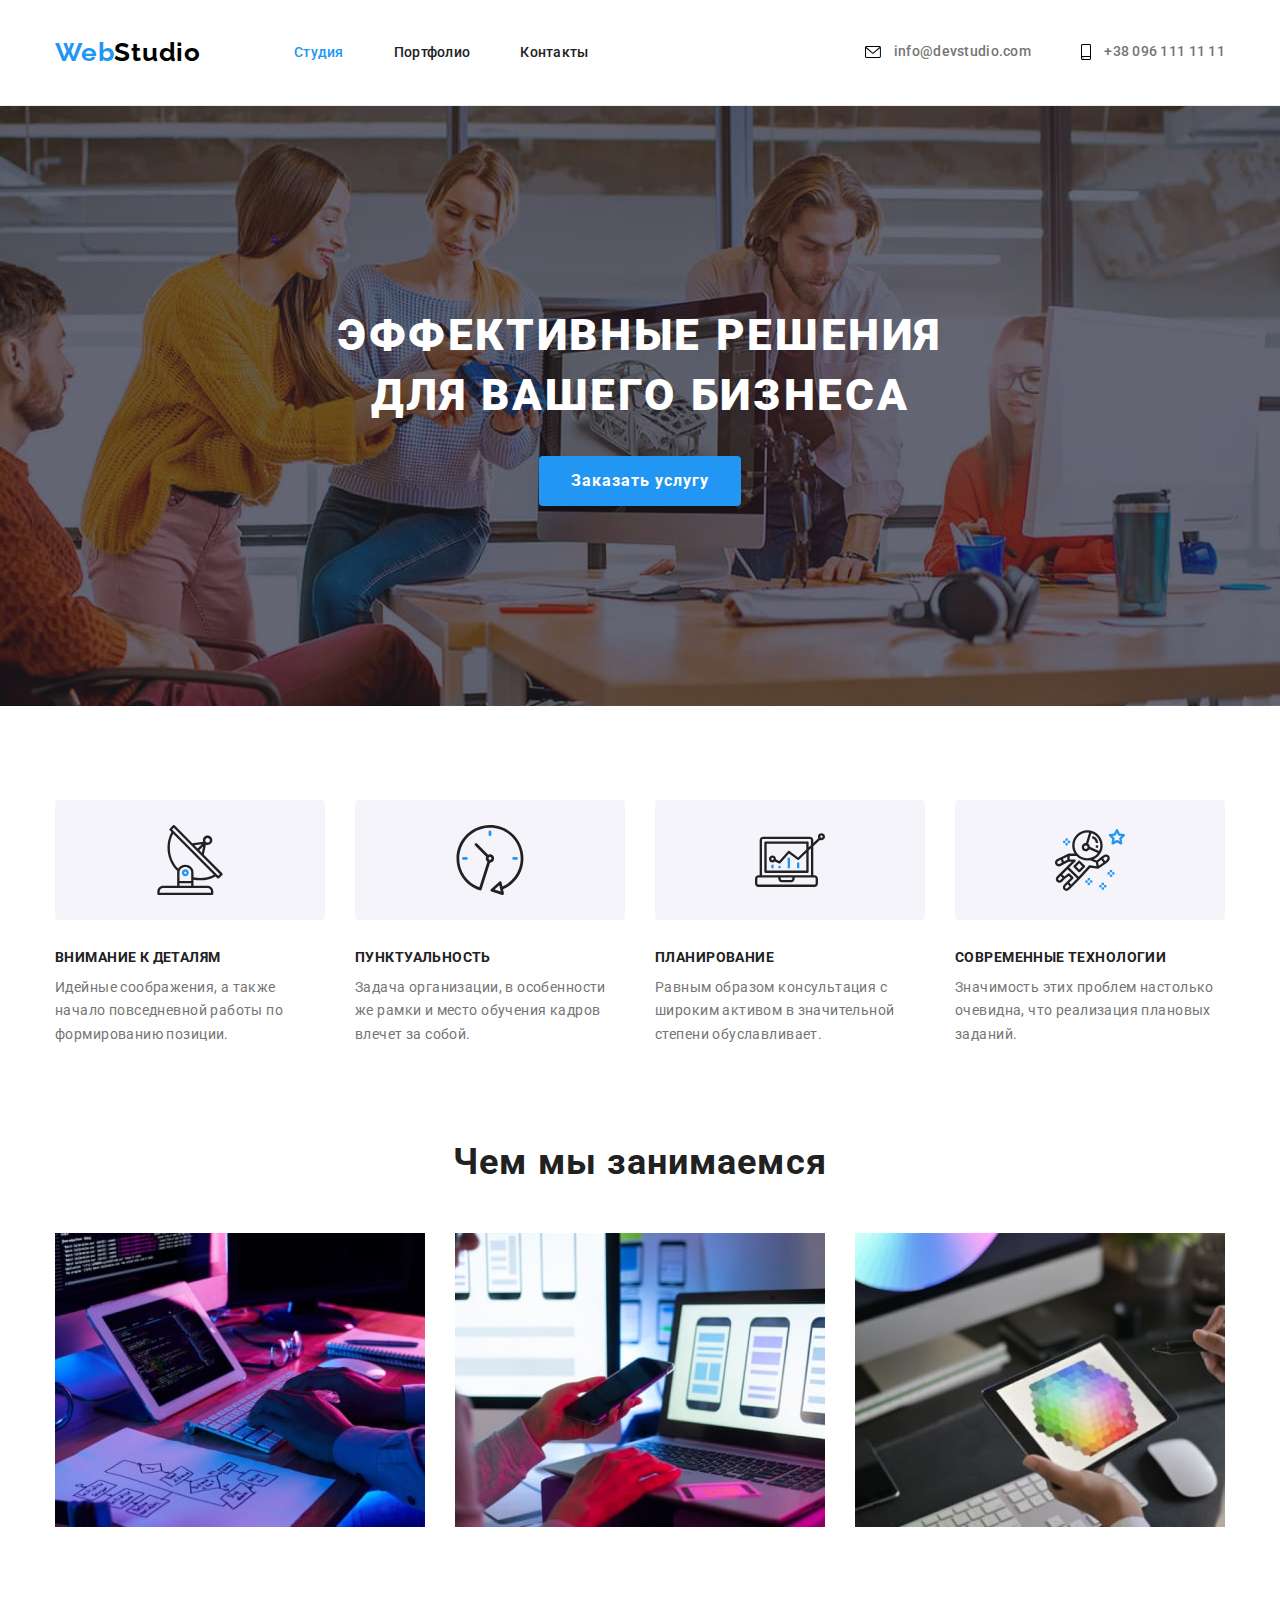
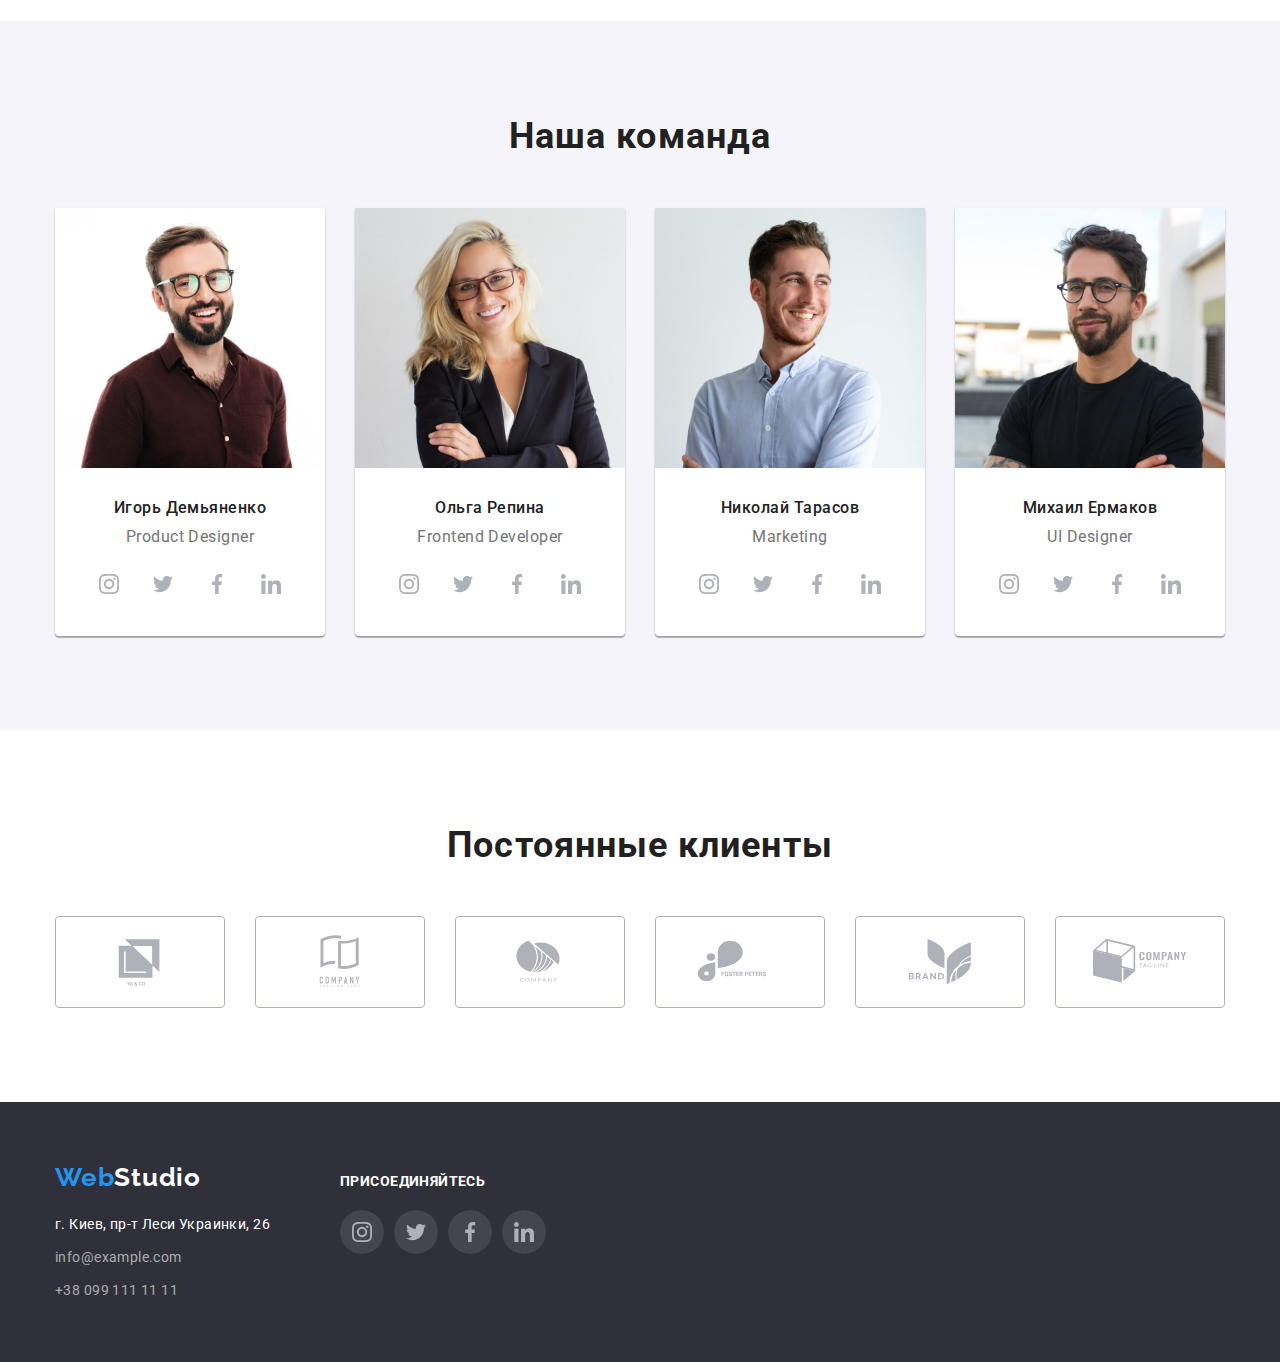
<file: index.html>
<!DOCTYPE html>
<html lang="ru">
  <head>
    <meta charset="UTF-8" />
    <meta http-equiv="X-UA-Compatible" content="IE=edge" />
    <meta name="viewport" content="width=device-width, initial-scale=1.0" />
    <title>WebStudio</title>
    <link rel="preconnect" href="https://fonts.googleapis.com" />
    <link rel="preconnect" href="https://fonts.gstatic.com" crossorigin />
    <link
      href="https://fonts.googleapis.com/css2?family=Raleway:wght@700&family=Roboto:wght@400;500;700;900&display=swap"
      rel="stylesheet"
    />
    <link
      rel="stylesheet"
      href="https://cdnjs.cloudflare.com/ajax/libs/modern-normalize/1.1.0/modern-normalize.min.css"
    />
    <link rel="stylesheet" type="text/css" href="./css/styles.css" />
  </head>

  <body>
    <header class="header">
      <div class="container header-container">
        <a class="logo" lang="en" href="./index.html"
          >Web<span class="header-logo">Studio</span></a
        >
        <nav>
          <ul class="nav-list">
            <li class="nav-item">
              <a class="nav-link current" href="./index.html">Студия</a>
            </li>
            <li class="nav-item">
              <a class="nav-link" href="./portfolio.html">Портфолио</a>
            </li>
            <li class="nav-item">
              <a class="nav-link" href="">Контакты</a>
            </li>
          </ul>
        </nav>
        <ul class="contact-list">
          <li class="contact-item">
            <a class="contact-link" href="mailto:info@devstudio.com"
              ><svg class="contact-icon" width="16" height="12">
                <use href="./images/sprite.svg#icon-mail"></use>
              </svg>
              &nbsp;info@devstudio.com</a
            >
          </li>
          <li class="contact-item">
            <a class="contact-link" href="tel:+38096111111">
              <svg class="contact-icon" width="10" height="16">
                <use href="./images/sprite.svg#icon-phone"></use>
              </svg>
              &nbsp;+38 096 111 11 11</a
            >
          </li>
        </ul>
      </div>
    </header>

    <main>
      <section class="hero">
        <div class="container">
          <h1 class="hero-title">
            Эффективные решения <br />
            для вашего бизнеса
          </h1>
          <button type="button" class="hero-button">Заказать услугу</button>
        </div>
      </section>

      <section class="section advantages">
        <div class="container">
          <ul class="advantages-list">
            <li class="advantages-item">
              <div class="advantages-logo">
                <svg class="advantages-icon" width="70" height="70">
                  <use href="./images/sprite.svg#icon-antenna"></use>
                </svg>
              </div>
              <h2 class="advantages-title">Внимание к деталям</h2>
              <p class="advantages-text">
                Идейные соображения, а также начало&nbsp;повседневной работы по
                формированию позиции.
              </p>
            </li>
            <li class="advantages-item">
              <div class="advantages-logo">
                <svg class="advantages-icon" width="70" height="70">
                  <use href="./images/sprite.svg#icon-clock"></use>
                </svg>
              </div>
              <h2 class="advantages-title">Пунктуальность</h2>
              <p class="advantages-text">
                Задача организации, в особенности же&nbsp;рамки и место обучения
                кадров влечет за собой.
              </p>
            </li>
            <li class="advantages-item">
              <div class="advantages-logo">
                <svg class="advantages-icon" width="70" height="70">
                  <use href="./images/sprite.svg#icon-diagram"></use>
                </svg>
              </div>
              <h2 class="advantages-title">Планирование</h2>
              <p class="advantages-text">
                Равным образом консультация с широким активом в значительной
                степени обуславливает.
              </p>
            </li>
            <li class="advantages-item">
              <div class="advantages-logo">
                <svg class="advantages-icon" width="70" height="70">
                  <use href="./images/sprite.svg#icon-astronaut"></use>
                </svg>
              </div>
              <h2 class="advantages-title">Современные технологии</h2>
              <p class="advantages-text">
                Значимость этих проблем настолько очевидна, что реализация
                плановых заданий.
              </p>
            </li>
          </ul>
        </div>
      </section>

      <section class="section work">
        <div class="container">
          <h2 class="work-title">Чем мы занимаемся</h2>
          <ul class="">
            <li class="work-item">
              <img
                src="./images/coding.jpg"
                alt="coding"
                width="370"
                height="294"
              />
            </li>
            <li class="work-item">
              <img
                src="./images/marketing.jpg"
                alt="marketing"
                width="370"
                height="294"
              />
            </li>
            <li class="work-item">
              <img
                src="./images/desing.jpg"
                alt="desing"
                width="370"
                height="294"
              />
            </li>
          </ul>
        </div>
      </section>

      <section class="section team">
        <div class="container">
          <h2 class="team-title">Наша команда</h2>
          <ul class="team-list">
            <li class="team-card">
              <img
                src="./images/team/product.jpg"
                alt="Игорь Демьяненко"
                width="270"
                height="260"
              />
              <div class="photo-signature">
                <h3 class="name">Игорь Демьяненко</h3>
                <p class="team-text" lang="en">Product Designer</p>
                <ul class="social-list">
                  <li class="social-item">
                    <a
                      class="social-link"
                      href="https://www.instagram.com"
                      target="_blank"
                      rel="noopener noreferrer"
                    >
                      <svg class="social-icon" width="20" height="20">
                        <use href="./images/sprite.svg#icon-instagram"></use>
                      </svg>
                    </a>
                  </li>
                  <li class="social-item">
                    <a
                      class="social-link"
                      href="https://twitter.com"
                      target="_blank"
                      rel="noopener noreferrer"
                    >
                      <svg class="social-icon" width="20" height="20">
                        <use href="./images/sprite.svg#icon-twitter"></use>
                      </svg>
                    </a>
                  </li>
                  <li class="social-item">
                    <a
                      class="social-link"
                      href="https://www.facebook.com"
                      target="_blank"
                      rel="noopener noreferrer"
                    >
                      <svg class="social-icon" width="20" height="20">
                        <use href="./images/sprite.svg#icon-facebook"></use>
                      </svg>
                    </a>
                  </li>
                  <li class="social-item">
                    <a
                      class="social-link"
                      href="https://www.linkedin.com"
                      target="_blank"
                      rel="noopener noreferrer"
                    >
                      <svg class="social-icon" width="20" height="20">
                        <use href="./images/sprite.svg#icon-linkedin"></use>
                      </svg>
                    </a>
                  </li>
                </ul>
              </div>
            </li>
            <li class="team-card">
              <img
                src="./images/team/developer.jpg"
                alt="Ольга Репина"
                width="270"
                height="260"
              />
              <div class="photo-signature">
                <h3 class="name">Ольга Репина</h3>
                <p class="team-text" lang="en">Frontend Developer</p>
                <ul class="social-list">
                  <li class="social-item">
                    <a
                      class="social-link"
                      href="https://www.instagram.com"
                      target="_blank"
                      rel="noopener noreferrer"
                    >
                      <svg class="social-icon" width="20" height="20">
                        <use href="./images/sprite.svg#icon-instagram"></use>
                      </svg>
                    </a>
                  </li>
                  <li class="social-item">
                    <a
                      class="social-link"
                      href="https://twitter.com"
                      target="_blank"
                      rel="noopener noreferrer"
                    >
                      <svg class="social-icon" width="20" height="20">
                        <use href="./images/sprite.svg#icon-twitter"></use>
                      </svg>
                    </a>
                  </li>
                  <li class="social-item">
                    <a
                      class="social-link"
                      href="https://www.facebook.com"
                      target="_blank"
                      rel="noopener noreferrer"
                    >
                      <svg class="social-icon" width="20" height="20">
                        <use href="./images/sprite.svg#icon-facebook"></use>
                      </svg>
                    </a>
                  </li>
                  <li class="social-item">
                    <a
                      class="social-link"
                      href="https://www.linkedin.com"
                      target="_blank"
                      rel="noopener noreferrer"
                    >
                      <svg class="social-icon" width="20" height="20">
                        <use href="./images/sprite.svg#icon-linkedin"></use>
                      </svg>
                    </a>
                  </li>
                </ul>
              </div>
            </li>
            <li class="team-card">
              <img
                src="./images/team/marketing.jpg"
                alt="Николай Тарасов"
                width="270"
                height="260"
              />
              <div class="photo-signature">
                <h3 class="name">Николай Тарасов</h3>
                <p class="team-text" lang="en">Marketing</p>
                <ul class="social-list">
                  <li class="social-item">
                    <a
                      class="social-link"
                      href="https://www.instagram.com"
                      target="_blank"
                      rel="noopener noreferrer"
                    >
                      <svg class="social-icon" width="20" height="20">
                        <use href="./images/sprite.svg#icon-instagram"></use>
                      </svg>
                    </a>
                  </li>
                  <li class="social-item">
                    <a
                      class="social-link"
                      href="https://twitter.com"
                      target="_blank"
                      rel="noopener noreferrer"
                    >
                      <svg class="social-icon" width="20" height="20">
                        <use href="./images/sprite.svg#icon-twitter"></use>
                      </svg>
                    </a>
                  </li>
                  <li class="social-item">
                    <a
                      class="social-link"
                      href="https://www.facebook.com"
                      target="_blank"
                      rel="noopener noreferrer"
                    >
                      <svg class="social-icon" width="20" height="20">
                        <use href="./images/sprite.svg#icon-facebook"></use>
                      </svg>
                    </a>
                  </li>
                  <li class="social-item">
                    <a
                      class="social-link"
                      href="https://www.linkedin.com"
                      target="_blank"
                      rel="noopener noreferrer"
                    >
                      <svg class="social-icon" width="20" height="20">
                        <use href="./images/sprite.svg#icon-linkedin"></use>
                      </svg>
                    </a>
                  </li>
                </ul>
              </div>
            </li>
            <li class="team-card">
              <img
                src="./images/team/designer.jpg"
                alt="Михаил Ермаков"
                width="270"
                height="260"
              />
              <div class="photo-signature">
                <h3 class="name">Михаил Ермаков</h3>
                <p class="team-text" lang="en">UI Designer</p>
                <ul class="social-list">
                  <li class="social-item">
                    <a
                      class="social-link"
                      href="https://www.instagram.com"
                      target="_blank"
                      rel="noopener noreferrer"
                    >
                      <svg class="social-icon" width="20" height="20">
                        <use href="./images/sprite.svg#icon-instagram"></use>
                      </svg>
                    </a>
                  </li>
                  <li class="social-item">
                    <a
                      class="social-link"
                      href="https://twitter.com"
                      target="_blank"
                      rel="noopener noreferrer"
                    >
                      <svg class="social-icon" width="20" height="20">
                        <use href="./images/sprite.svg#icon-twitter"></use>
                      </svg>
                    </a>
                  </li>
                  <li class="social-item">
                    <a
                      class="social-link"
                      href="https://www.facebook.com"
                      target="_blank"
                      rel="noopener noreferrer"
                    >
                      <svg class="social-icon" width="20" height="20">
                        <use href="./images/sprite.svg#icon-facebook"></use>
                      </svg>
                    </a>
                  </li>
                  <li class="social-item">
                    <a
                      class="social-link"
                      href="https://www.linkedin.com"
                      target="_blank"
                      rel="noopener noreferrer"
                    >
                      <svg class="social-icon" width="20" height="20">
                        <use href="./images/sprite.svg#icon-linkedin"></use>
                      </svg>
                    </a>
                  </li>
                </ul>
              </div>
            </li>
          </ul>
        </div>
      </section>

      <section class="section clients">
        <div class="container">
          <h2 class="client-title">Постоянные клиенты</h2>
          <ul class="client-list">
            <li class="client-item">
              <a class="client-link" href="">
                <svg class="client-icon" width="106" height="60">
                  <use href="./images/sprite.svg#icon-client-1"></use>
                </svg>
              </a>
            </li>
            <li class="client-item">
              <a class="client-link" href="">
                <svg class="client-icon" width="106" height="60">
                  <use href="./images/sprite.svg#icon-client-2"></use>
                </svg>
              </a>
            </li>
            <li class="client-item">
              <a class="client-link" href="">
                <svg class="client-icon" width="106" height="60">
                  <use href="./images/sprite.svg#icon-client-3"></use>
                </svg>
              </a>
            </li>
            <li class="client-item">
              <a class="client-link" href="">
                <svg class="client-icon" width="106" height="60">
                  <use href="./images/sprite.svg#icon-client-4"></use>
                </svg>
              </a>
            </li>
            <li class="client-item">
              <a class="client-link" href="">
                <svg class="client-icon" width="106" height="60">
                  <use href="./images/sprite.svg#icon-client-5"></use>
                </svg>
              </a>
            </li>
            <li class="client-item">
              <a class="client-link" href="">
                <svg class="client-icon" width="106" height="60">
                  <use href="./images/sprite.svg#icon-client-6"></use>
                </svg>
              </a>
            </li>
          </ul>
        </div>
      </section>
    </main>

    <footer class="footer">
      <div class="container footer-div">
        <div>
          <a class="logo" lang="en" href="./index.html"
            >Web<span class="footer-logo">Studio</span></a
          >
          <address class="address">
            <ul class="address-list">
              <li class="footer-item">
                <a
                  class="footer-addres-link"
                  href="https://goo.gl/maps/MXfDyZYe7NuaeCFu9"
                  target="_blank"
                  rel="noopener noreferrer"
                  >г. Киев, пр-т Леси Украинки, 26</a
                >
              </li>
              <li class="footer-item">
                <a class="footer-contact" href="mailto:info@example.com"
                  >info@example.com</a
                >
              </li>
              <li class="footer-item">
                <a class="footer-contact" href="tel:+380991111111"
                  >+38 099 111 11 11</a
                >
              </li>
            </ul>
          </address>
        </div>
        <div class="footer-social">
          <p class="footer-social-text">присоединяйтесь</p>
          <ul class="footer-social-list">
            <li class="footer-social-item">
              <a
                class="footer-social-link"
                href="https://www.instagram.com"
                target="_blank"
                rel="noopener noreferrer"
              >
                <svg class="footer-social-icon" width="20" height="20">
                  <use href="./images/sprite.svg#icon-instagram"></use>
                </svg>
              </a>
            </li>
            <li class="footer-social-item">
              <a
                class="footer-social-link"
                href="https://twitter.com"
                target="_blank"
                rel="noopener noreferrer"
              >
                <svg class="footer-social-icon" width="20" height="20">
                  <use href="./images/sprite.svg#icon-twitter"></use>
                </svg>
              </a>
            </li>
            <li class="footer-social-item">
              <a
                class="footer-social-link"
                href="https://www.facebook.com"
                target="_blank"
                rel="noopener noreferrer"
              >
                <svg class="footer-social-icon" width="20" height="20">
                  <use href="./images/sprite.svg#icon-facebook"></use>
                </svg>
              </a>
            </li>
            <li class="footer-social-item">
              <a
                class="footer-social-link"
                href="https://www.linkedin.com"
                target="_blank"
                rel="noopener noreferrer"
              >
                <svg class="footer-social-icon" width="20" height="20">
                  <use href="./images/sprite.svg#icon-linkedin"></use>
                </svg>
              </a>
            </li>
          </ul>
        </div>
      </div>
    </footer>
  </body>
</html>
</file>
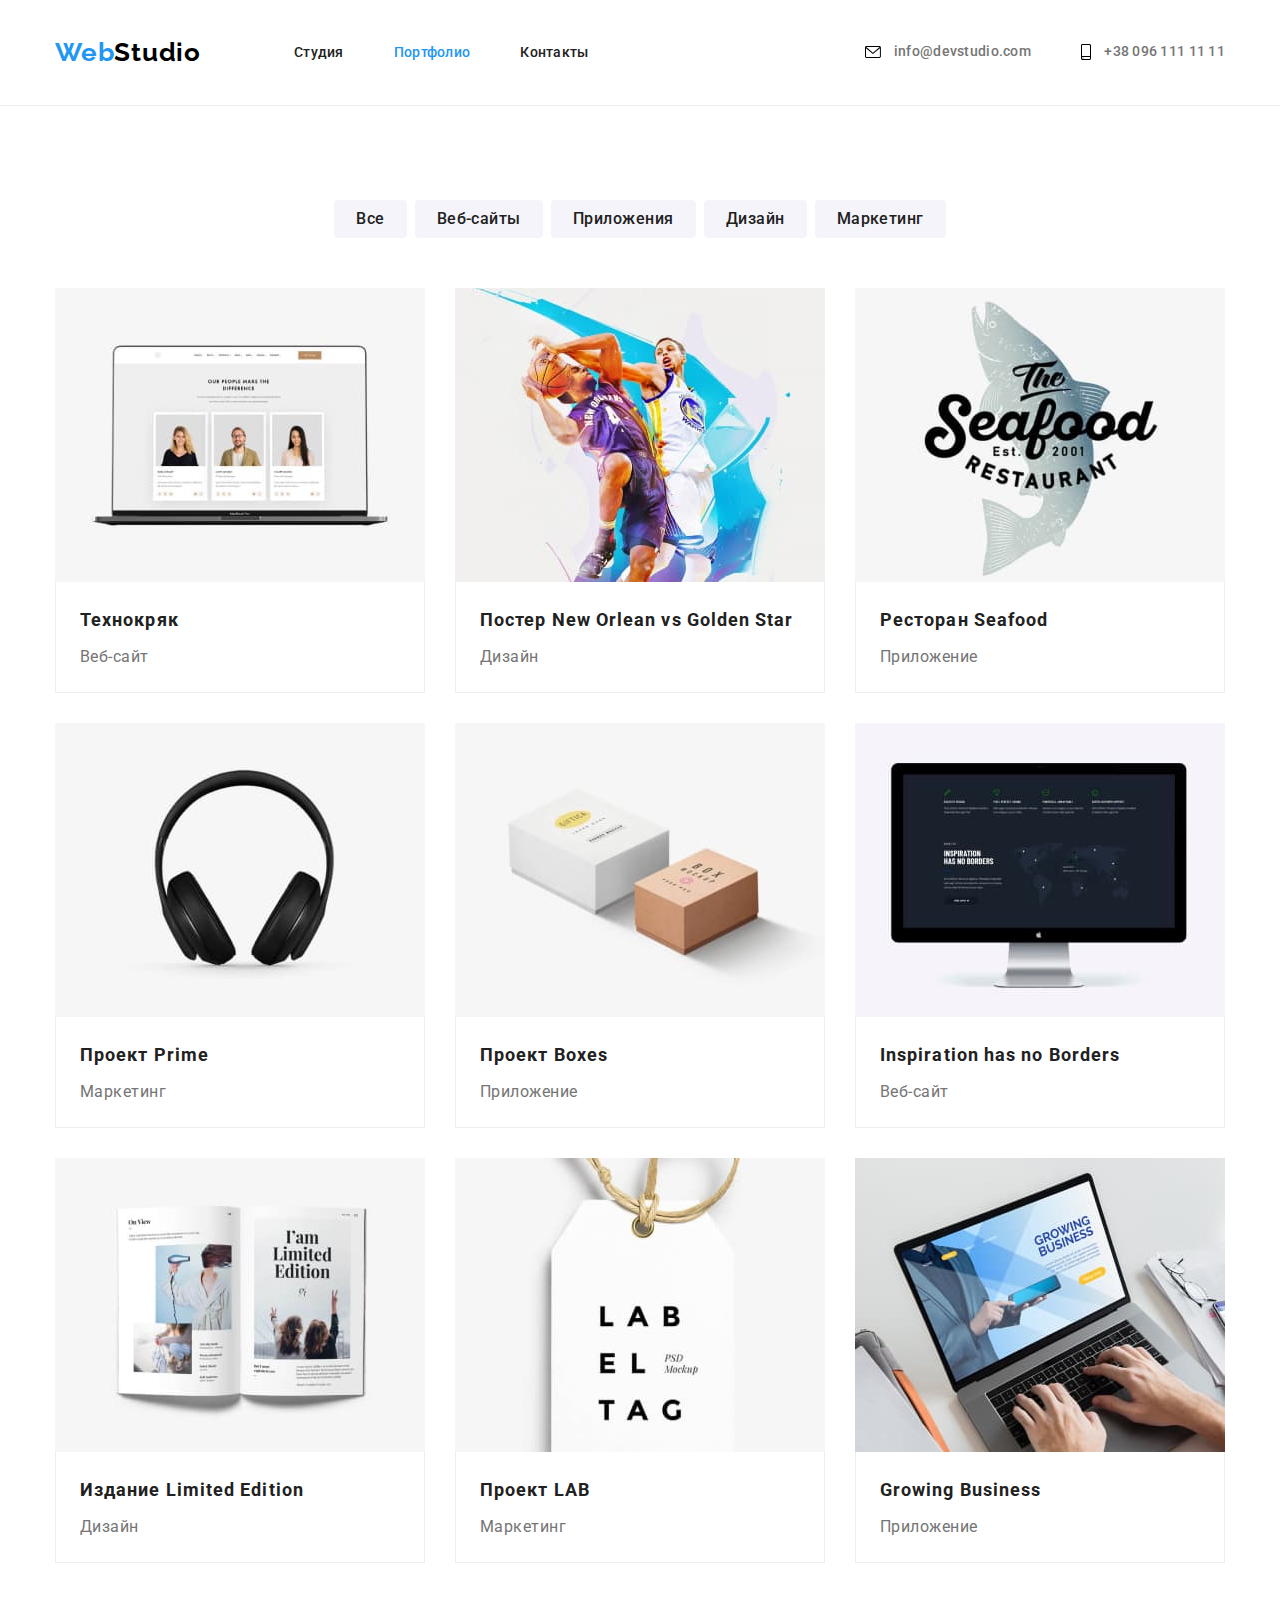
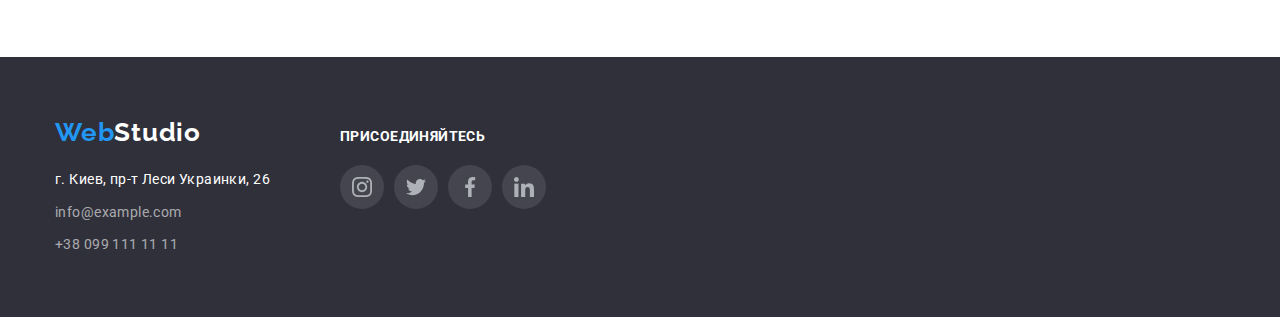
<file: portfolio.html>
<!DOCTYPE html>
<html lang="ru">
  <head>
    <meta charset="UTF-8" />
    <meta http-equiv="X-UA-Compatible" content="IE=edge" />
    <meta name="viewport" content="width=device-width, initial-scale=1.0" />
    <title>Portfolio</title>
    <link rel="preconnect" href="https://fonts.googleapis.com" />
    <link rel="preconnect" href="https://fonts.gstatic.com" crossorigin />
    <link
      href="https://fonts.googleapis.com/css2?family=Raleway:wght@700&family=Roboto:wght@400;500;700;900&display=swap"
      rel="stylesheet"
    />
    <link
      rel="stylesheet"
      href="https://cdnjs.cloudflare.com/ajax/libs/modern-normalize/1.1.0/modern-normalize.min.css"
    />
    <link rel="stylesheet" type="text/css" href="./css/styles.css" />
  </head>

  <body>
    <header class="header">
      <div class="container header-container">
        <a class="logo" lang="en" href="./index.html"
          >Web<span class="header-logo">Studio</span></a
        >
        <nav>
          <ul class="nav-list">
            <li class="nav-item">
              <a class="nav-link" href="./index.html">Студия</a>
            </li>
            <li class="nav-item">
              <a class="nav-link current" href="./portfolio.html">Портфолио</a>
            </li>
            <li class="nav-item">
              <a class="nav-link" href="">Контакты</a>
            </li>
          </ul>
        </nav>
        <ul class="contact-list">
          <li class="contact-item">
            <a class="contact-link" href="mailto:info@devstudio.com"
              ><svg class="contact-icon" width="16" height="12">
                <use href="./images/sprite.svg#icon-mail"></use>
              </svg>
              &nbsp;info@devstudio.com</a
            >
          </li>
          <li class="contact-item">
            <a class="contact-link" href="tel:+38096111111">
              <svg class="contact-icon" width="10" height="16">
                <use href="./images/sprite.svg#icon-phone"></use>
              </svg>
              &nbsp;+38 096 111 11 11</a
            >
          </li>
        </ul>
      </div>
    </header>
    <main class="portfolio">
      <section class="section">
        <div class="container">
          <h1 class="visually-hidden">Портфолио</h1>
          <ul class="filter">
            <li class="filter-item">
              <button type="button" class="filter-button">Все</button>
            </li>
            <li class="filter-item">
              <button type="button" class="filter-button">Веб-сайты</button>
            </li>
            <li class="filter-item">
              <button type="button" class="filter-button">Приложения</button>
            </li>
            <li class="filter-item">
              <button type="button" class="filter-button">Дизайн</button>
            </li>
            <li class="filter-item">
              <button type="button" class="filter-button">Маркетинг</button>
            </li>
          </ul>
          <ul class="gallery">
            <li class="gallery-item">
              <a href="">
                <img
                  class="gallery-img"
                  src="./images/portfolio/gallery-img-1.jpg"
                  alt="Технокряк"
                  width="370"
                  height="294"
                />
                <div class="gallery-div">
                  <h2 class="gallery-name">Технокряк</h2>
                  <p class="gallery-text">Веб-сайт</p>
                </div>
              </a>
            </li>
            <li class="gallery-item">
              <a href="">
                <img
                  class="gallery-img"
                  src="./images/portfolio/gallery-img-2.jpg"
                  alt="Постер New Orlean vs Golden Sta"
                  width="370"
                  height="294"
                />
                <div class="gallery-div">
                  <h2 class="gallery-name">Постер New Orlean vs Golden Star</h2>
                  <p class="gallery-text">Дизайн</p>
                </div>
              </a>
            </li>
            <li class="gallery-item">
              <a href="">
                <img
                  class="gallery-img"
                  src="./images/portfolio/gallery-img-3.jpg"
                  alt="Ресторан Seafood"
                  width="370"
                  height="294"
                />
                <div class="gallery-div">
                  <h2 class="gallery-name">Ресторан Seafood</h2>
                  <p class="gallery-text">Приложение</p>
                </div>
              </a>
            </li>
            <li class="gallery-item">
              <a href="">
                <img
                  class="gallery-img"
                  src="./images/portfolio/gallery-img-4.jpg"
                  alt="Проект Prime"
                  width="370"
                  height="294"
                />
                <div class="gallery-div">
                  <h2 class="gallery-name">Проект Prime</h2>
                  <p class="gallery-text">Маркетинг</p>
                </div>
              </a>
            </li>
            <li class="gallery-item">
              <a href="">
                <img
                  class="gallery-img"
                  src="./images/portfolio/gallery-img-5.jpg"
                  alt="Проект Boxes"
                  width="370"
                  height="294"
                />
                <div class="gallery-div">
                  <h2 class="gallery-name">Проект Boxes</h2>
                  <p class="gallery-text">Приложение</p>
                </div>
              </a>
            </li>
            <li class="gallery-item">
              <a href="">
                <img
                  class="gallery-img"
                  src="./images/portfolio/gallery-img-6.jpg"
                  alt="Inspiration has no Borders"
                  width="370"
                  height="294"
                />
                <div class="gallery-div">
                  <h2 class="gallery-name">Inspiration has no Borders</h2>
                  <p class="gallery-text">Веб-сайт</p>
                </div>
              </a>
            </li>
            <li class="gallery-item">
              <a href="">
                <img
                  class="gallery-img"
                  src="./images/portfolio/gallery-img-7.jpg"
                  alt="Издание Limited Edition"
                  width="370"
                  height="294"
                />
                <div class="gallery-div">
                  <h2 class="gallery-name">Издание Limited Edition</h2>
                  <p class="gallery-text">Дизайн</p>
                </div>
              </a>
            </li>
            <li class="gallery-item">
              <a href="">
                <img
                  class="gallery-img"
                  src="./images/portfolio/gallery-img-8.jpg"
                  alt="Проект LAB"
                  width="370"
                  height="294"
                />
                <div class="gallery-div">
                  <h2 class="gallery-name">Проект LAB</h2>
                  <p class="gallery-text">Маркетинг</p>
                </div>
              </a>
            </li>
            <li class="gallery-item">
              <a href="">
                <img
                  class="gallery-img"
                  src="./images/portfolio/gallery-img-9.jpg"
                  alt="Growing Business"
                  width="370"
                  height="294"
                />
                <div class="gallery-div">
                  <h2 class="gallery-name">Growing Business</h2>
                  <p class="gallery-text">Приложение</p>
                </div>
              </a>
            </li>
          </ul>
        </div>
      </section>
    </main>
    <footer class="footer">
      <div class="container footer-div">
        <div>
          <a class="logo" lang="en" href="./index.html"
            >Web<span class="footer-logo">Studio</span></a
          >
          <address class="address">
            <ul class="address-list">
              <li class="footer-item">
                <a
                  class="footer-addres-link"
                  href="https://goo.gl/maps/MXfDyZYe7NuaeCFu9"
                  target="_blank"
                  rel="noopener noreferrer"
                  >г. Киев, пр-т Леси Украинки, 26</a
                >
              </li>
              <li class="footer-item">
                <a class="footer-contact" href="mailto:info@example.com"
                  >info@example.com</a
                >
              </li>
              <li class="footer-item">
                <a class="footer-contact" href="tel:+380991111111"
                  >+38 099 111 11 11</a
                >
              </li>
            </ul>
          </address>
        </div>
        <div class="footer-social">
          <p class="footer-social-text">присоединяйтесь</p>
          <ul class="footer-social-list">
            <li class="footer-social-item">
              <a
                class="footer-social-link"
                href="https://www.instagram.com"
                target="_blank"
                rel="noopener noreferrer"
              >
                <svg class="footer-social-icon" width="20" height="20">
                  <use href="./images/sprite.svg#icon-instagram"></use>
                </svg>
              </a>
            </li>
            <li class="footer-social-item">
              <a
                class="footer-social-link"
                href="https://twitter.com"
                target="_blank"
                rel="noopener noreferrer"
              >
                <svg class="footer-social-icon" width="20" height="20">
                  <use href="./images/sprite.svg#icon-twitter"></use>
                </svg>
              </a>
            </li>
            <li class="footer-social-item">
              <a
                class="footer-social-link"
                href="https://www.facebook.com"
                target="_blank"
                rel="noopener noreferrer"
              >
                <svg class="footer-social-icon" width="20" height="20">
                  <use href="./images/sprite.svg#icon-facebook"></use>
                </svg>
              </a>
            </li>
            <li class="footer-social-item">
              <a
                class="footer-social-link"
                href="https://www.linkedin.com"
                target="_blank"
                rel="noopener noreferrer"
              >
                <svg class="footer-social-icon" width="20" height="20">
                  <use href="./images/sprite.svg#icon-linkedin"></use>
                </svg>
              </a>
            </li>
          </ul>
        </div>
      </div>
    </footer>
  </body>
</html>
</file>
<file: css/styles.css>
/* -------------global------------- */

:root {
  --main-background-color: #ffffff;
  --second-background-color: #2f303a;
  --logo-color: #2196f3;
  --header-second-logo-color: #000000;
  --footer-second-logo-color: #ffffff;
  --main-title-color: #ffffff;
  --second-title-color: #212121;
  --main-text-color: #757575;
  --accent-color: #2196f3;
  --navigation-link-color: #212121;
  --contact-link-color: #757575;
  --button-background-color: #f5f4fa;
  --button-text-color: #212121;
  --accent-button-background-color: #2196f3;
  --accent-button-text-color: #ffffff;
}

body {
  font-family: "Roboto", sans-serif;
  background-color: var(--main-background-color);
  color: var(--main-text-color);
}

h1,
h2,
h3,
p {
  text-decoration: none;
  margin: 0;
  padding: 0;
}

img {
  display: block;
  width: 100%;
  height: auto;
}

ul,
li {
  list-style: none;
  margin: 0;
  padding: 0;
}

ul {
  display: flex;
}

a {
  text-decoration: none;
}

.visually-hidden {
  position: absolute;
  width: 1px;
  height: 1px;
  margin: -1px;
  padding: 0;
  overflow: hidden;
  border: 0;
  clip: rect(0 0 0 0);
}

.section {
  padding-top: 94px;
  padding-bottom: 94px;
}

.container {
  width: 1200px;
  margin: 0 auto;
  padding-left: 15px;
  padding-right: 15px;
}

/* -------------header------------- */

.header {
  padding-top: 24px;
  padding-bottom: 25px;
  border-bottom: 1px solid #ececec;
}

.header-container {
  display: flex;
  align-items: center;
}

.logo {
  font-family: Raleway;
  font-weight: 700;
  font-size: 26px;
  line-height: 1.19;
  letter-spacing: 0.03em;
  color: var(--logo-color);
}

.header-logo {
  color: var(--header-second-logo-color);
  margin-right: 93px;
}

.nav-item:not(:first-child),
.contact-item:not(:first-child) {
  margin-left: 50px;
}

.nav-link,
.contact-link {
  padding: 20px 0;
}

.nav-link {
  font-weight: 500;
  font-size: 14px;
  line-height: 1.14;
  letter-spacing: 0.02em;
  color: var(--navigation-link-color);
}

.current {
  color: var(--accent-color);
}

.contact-link {
  font-weight: 500;
  font-size: 14px;
  line-height: 1.14;
  letter-spacing: 0.02em;
  color: var(--contact-link-color);

  display: flex;
  align-items: center;
}

.nav-link:focus,
.nav-link:hover {
  color: var(--accent-color);
}

.contact-list {
  margin-left: auto;
}

.contact-icon {
  margin-right: 10px;
}

.contact-link:hover,
.contact-link:focus,
.contact-link:hover .contact-icon,
.contact-link:focus .contact-icon {
  color: var(--accent-color);
  fill: var(--accent-color);
}

/* --------------section hero------------- */

.hero {
  background-color: var(--second-background-color);
  background-image: linear-gradient(
      rgba(47, 48, 58, 0.4),
      rgba(47, 48, 58, 0.4)
    ),
    url(../images/hero-background.jpg);
  background-repeat: no-repeat;
  background-size: cover;
  max-width: 1600px;
  background-position: center;

  padding-top: 200px;
  padding-bottom: 200px;
  margin: 0 auto;
}

.hero-title {
  font-weight: 900;
  font-size: 44px;
  line-height: 1.36;
  letter-spacing: 0.06em;
  color: var(--main-title-color);

  text-align: center;
  letter-spacing: 0.06em;
  text-transform: uppercase;

  margin-bottom: 30px;
}

.hero-button {
  font-weight: bold;
  font-size: 16px;
  line-height: 1.87;
  align-items: center;
  text-align: center;
  letter-spacing: 0.06em;
  color: var(--main-title-color);
  background-color: #2196f3;
  box-shadow: 0px 4px 4px rgba(0, 0, 0, 0.15);
  border-radius: 4px;
  border: transparent;

  margin: 0 auto;
  padding: 10px 32px;

  display: flex;
}

.hero-button:focus,
.hero-button:hover {
  cursor: pointer;
}

/* --------------section advatages------------- */

.advantages {
  padding-bottom: 0;
}

.advantages-item:not(:first-child) {
  margin-left: 30px;
}

.advantages-logo {
  background-color: #f5f4fa;
  width: 270px;
  height: 120px;

  display: flex;
  align-items: center;
  justify-content: center;
  border-radius: 4px;
}

.advantages-icon {
}

.advantages-title {
  font-weight: 700;
  font-size: 14px;
  line-height: 1.14;
  letter-spacing: 0.03em;
  text-transform: uppercase;
  color: var(--second-title-color);

  margin-top: 30px;
  margin-bottom: 10px;
}

.advantages-text {
  font-size: 14px;
  line-height: 1.71;
  letter-spacing: 0.03em;
  color: var(--main-text-color);
}

/* --------------section work------------- */

.work-item:not(:first-child) {
  margin-left: 30px;
}

.work-title {
  font-weight: 700;
  font-size: 36px;
  line-height: 1.17;
  letter-spacing: 0.03em;
  color: var(--second-title-color);
  text-align: center;

  margin-bottom: 50px;
}

/* --------------section team------------- */

.team {
  background-color: #f5f4fa;
}

.team-card:not(:first-child) {
  margin-left: 30px;
}

.team-card {
  background: #ffffff;
  box-shadow: 0px 1px 3px rgba(0, 0, 0, 0.12), 0px 1px 1px rgba(0, 0, 0, 0.14),
    0px 2px 1px rgba(0, 0, 0, 0.2);
  border-radius: 0px 0px 4px 4px;
}

.team-title {
  font-weight: 700;
  font-size: 36px;
  line-height: 1.17;
  letter-spacing: 0.03em;
  color: var(--second-title-color);
  text-align: center;

  margin-bottom: 50px;
}

.photo-signature {
  padding-top: 30px;
  padding-bottom: 30px;
}

.name {
  font-weight: 500;
  font-size: 16px;
  line-height: 1.19;
  text-align: center;
  letter-spacing: 0.03em;
  color: var(--second-title-color);

  margin-bottom: 10px;
}

.team-text {
  font-size: 16px;
  line-height: 1.19;
  text-align: center;
  letter-spacing: 0.03em;
  color: var(--main-text-color);
  margin-bottom: 16px;
}

.social-list {
  display: flex;
  justify-content: center;
}

.social-item {
  width: 44px;
  height: 44px;
}

.social-item:not(:last-child) {
  margin-right: 10px;
}

.social-link {
  width: 100%;
  height: 100%;
  background-color: #ffffff;

  display: flex;
  justify-content: center;
  align-items: center;
  border-radius: 50%;
}

.social-icon {
  fill: #afb1b8;
}

.social-link:hover,
.social-link:focus,
.social-link:hover .social-icon,
.social-link:focus .social-icon {
  fill: #ffffff;
  background-color: var(--accent-color);
}

/* --------------section client------------- */

.client-title {
  font-weight: 700;
  font-size: 36px;
  line-height: 1.17;
  letter-spacing: 0.03em;
  color: var(--second-title-color);
  text-align: center;

  margin-bottom: 50px;
}

.client-list {
  display: flex;
}

.client-item {
  width: 170px;
  height: 92px;
}

.client-item:not(:last-child) {
  margin-right: 30px;
}

.client-link {
  width: 100%;
  height: 100%;
  background-color: #ffffff;

  display: flex;
  justify-content: center;
  align-items: center;

  border: 1px solid #afb1b8;
  border-radius: 4px;
}

.client-icon {
  fill: #afb1b8;
}

.client-link:hover,
.client-link:focus,
.client-link:hover .client-icon,
.client-link:focus .client-icon {
  fill: var(--accent-color);
  border-color: var(--accent-color);
}

/* --------------footer------------- */

.footer {
  background-color: var(--second-background-color);

  padding-top: 60px;
  padding-bottom: 60px;
}

.footer-div {
  display: flex;
  align-items: baseline;
}

.footer-logo {
  color: var(--footer-second-logo-color);
}

.address {
  margin-top: 20px;
}

.address-list {
  display: block;
}

.footer-addres-link {
  font-style: normal;
  font-size: 14px;
  line-height: 1.71;
  letter-spacing: 0.03em;
  color: #ffffff;
}

.footer-contact {
  font-style: normal;
  font-size: 14px;
  line-height: 1.71;
  letter-spacing: 0.03em;
  color: rgba(255, 255, 255, 0.6);
}

.footer-item:not(:last-child) {
  margin-bottom: 9px;
}

.footer-social {
  margin-left: 70px;
}

.footer-social-text {
  font-weight: 700;
  font-size: 14px;
  line-height: 1.14;
  letter-spacing: 0.03em;
  text-transform: uppercase;
  color: #ffffff;

  margin-bottom: 20px;
}

.footer-social-list {
  display: flex;
  justify-content: center;
  align-items: center;
}

.footer-social-item {
  width: 44px;
  height: 44px;
}

.footer-social-item:not(:last-child) {
  margin-right: 10px;
}

.footer-social-link {
  width: 100%;
  height: 100%;
  background-color: rgba(255, 255, 255, 0.1);

  display: flex;
  justify-content: center;
  align-items: center;
  border-radius: 50%;
}

.footer-social-icon {
  fill: #afb1b8;
}

.footer-social-link:hover,
.footer-social-link:focus,
.footer-social-link:hover .footer-social-icon,
.footer-social-link:focus .footer-social-icon {
  fill: #ffffff;
  background-color: var(--accent-color);
}

/* --------------portfolio------------- */

.filter {
  margin-bottom: 50px;

  justify-content: center;
}

.filter-item:not(:first-child) {
  margin-left: 8px;
}

.filter-button {
  font-family: Roboto;
  font-weight: 500;
  font-size: 16px;
  line-height: 1.62;
  text-align: center;
  letter-spacing: 0.03em;
  color: #212121;

  background: #f5f4fa;
  border-radius: 4px;
  border: transparent;

  padding: 6px 22px;
}

.filter-button:focus,
.filter-button:hover {
  background-color: var(--accent-button-background-color);
  color: var(--accent-button-text-color);
  cursor: pointer;

  box-shadow: 0px 3px 1px rgba(0, 0, 0, 0.1), 0px 1px 2px rgba(0, 0, 0, 0.08),
    0px 2px 2px rgba(0, 0, 0, 0.12);
}

.gallery {
  flex-wrap: wrap;
  justify-content: space-between;
}

.gallery-item:nth-last-child(n + 4) {
  margin-bottom: 30px;
}

.gallery-item:focus,
.gallery-item:hover {
  box-shadow: 0px 1px 1px rgba(0, 0, 0, 0.12), 0px 4px 4px rgba(0, 0, 0, 0.06),
    1px 4px 6px rgba(0, 0, 0, 0.16);
}

.gallery-div {
  border-left: 1px solid #eeeeee;
  border-bottom: 1px solid #eeeeee;
  border-right: 1px solid #eeeeee;
  box-sizing: border-box;

  padding: 20px 24px;
}

.gallery-name {
  font-size: 18px;
  line-height: 2;
  letter-spacing: 0.06em;
  color: var(--second-title-color);

  margin-bottom: 4px;
}

.gallery-text {
  font-size: 16px;
  line-height: 1.87;
  letter-spacing: 0.03em;
  color: var(--main-text-color);
}
</file>
